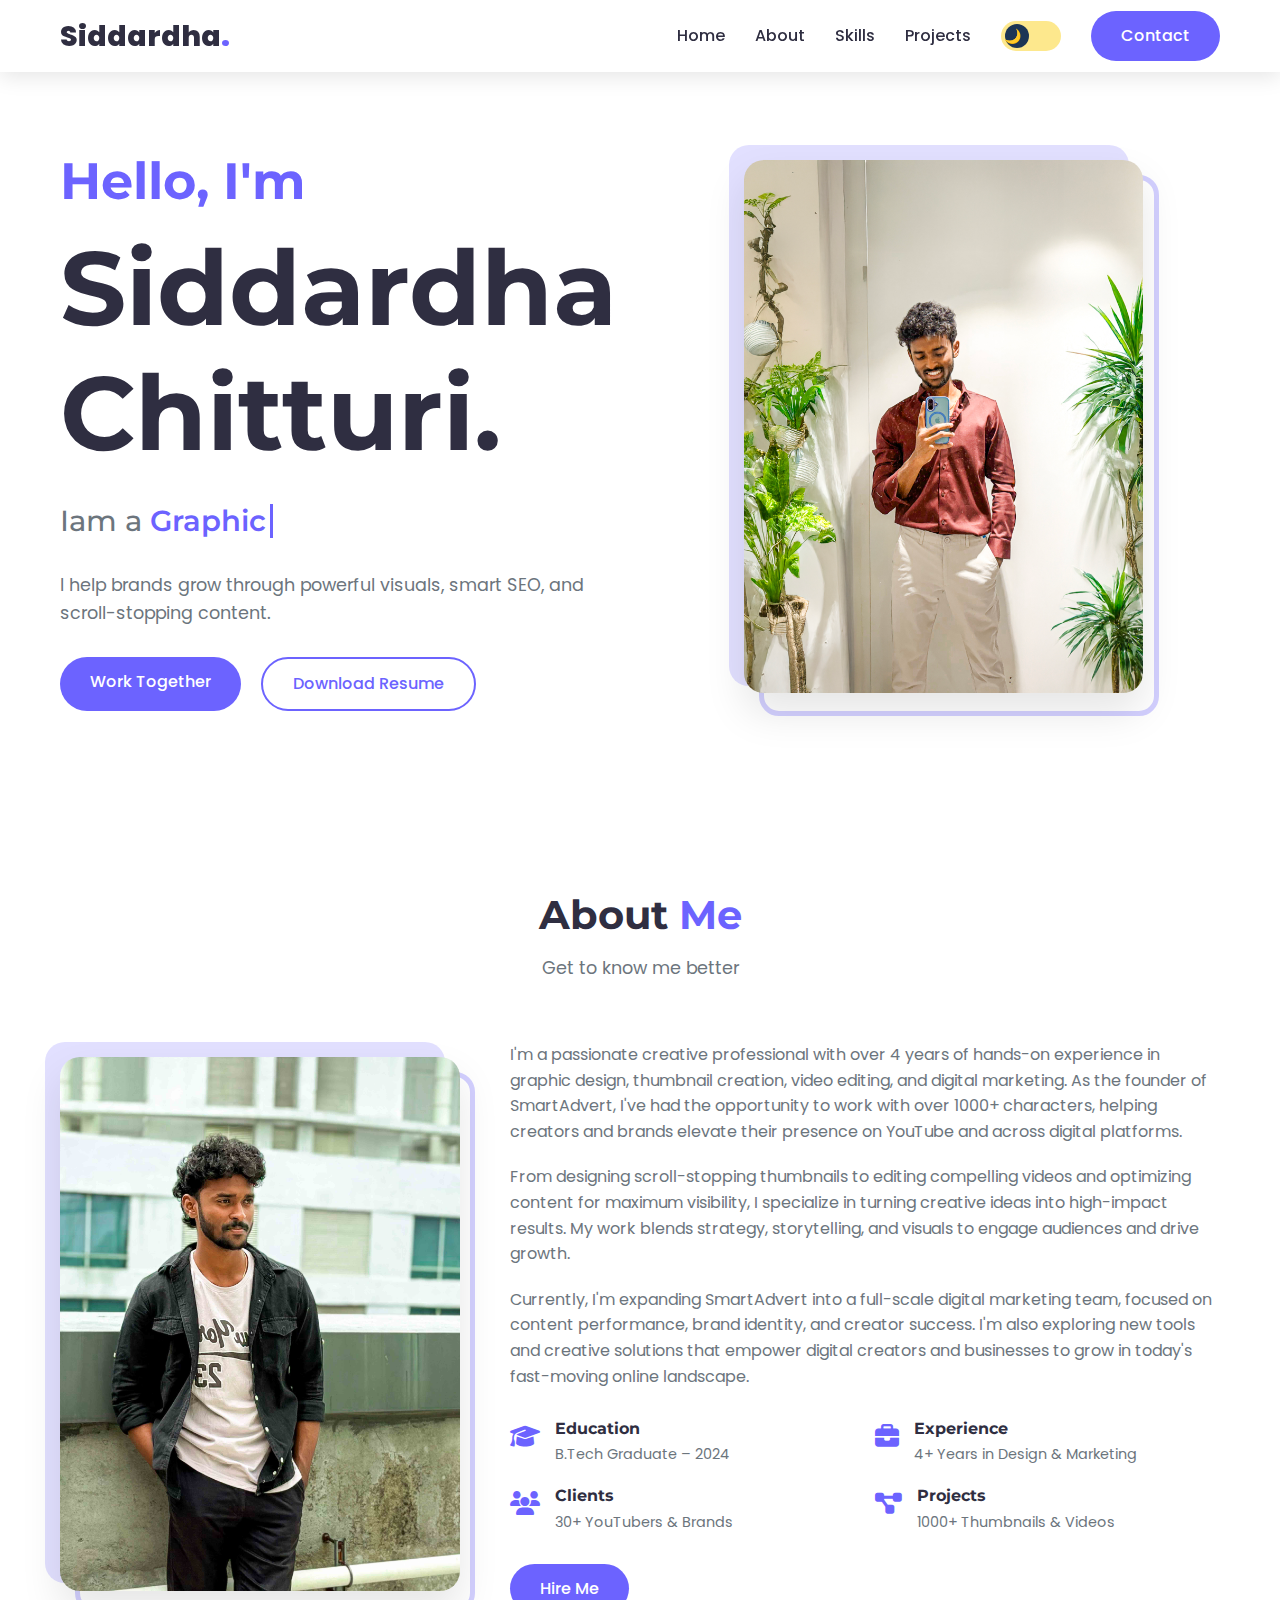
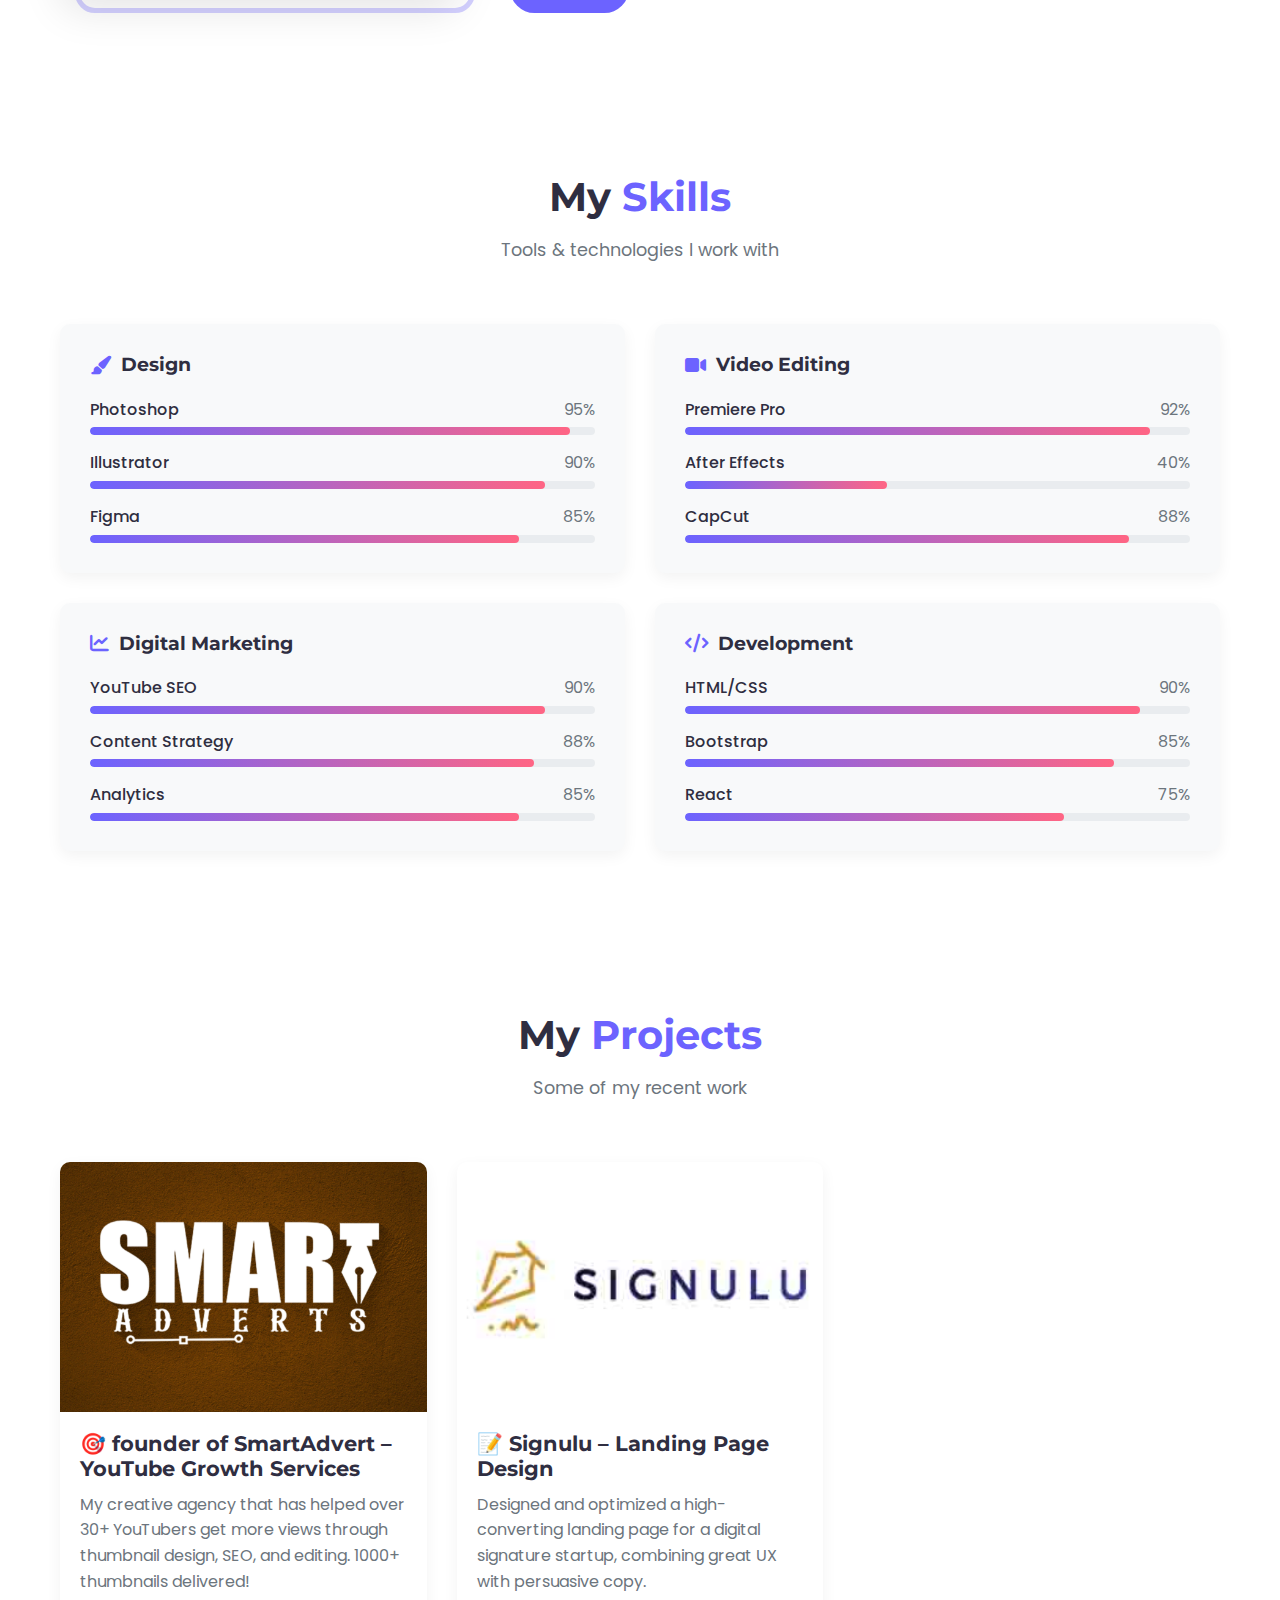
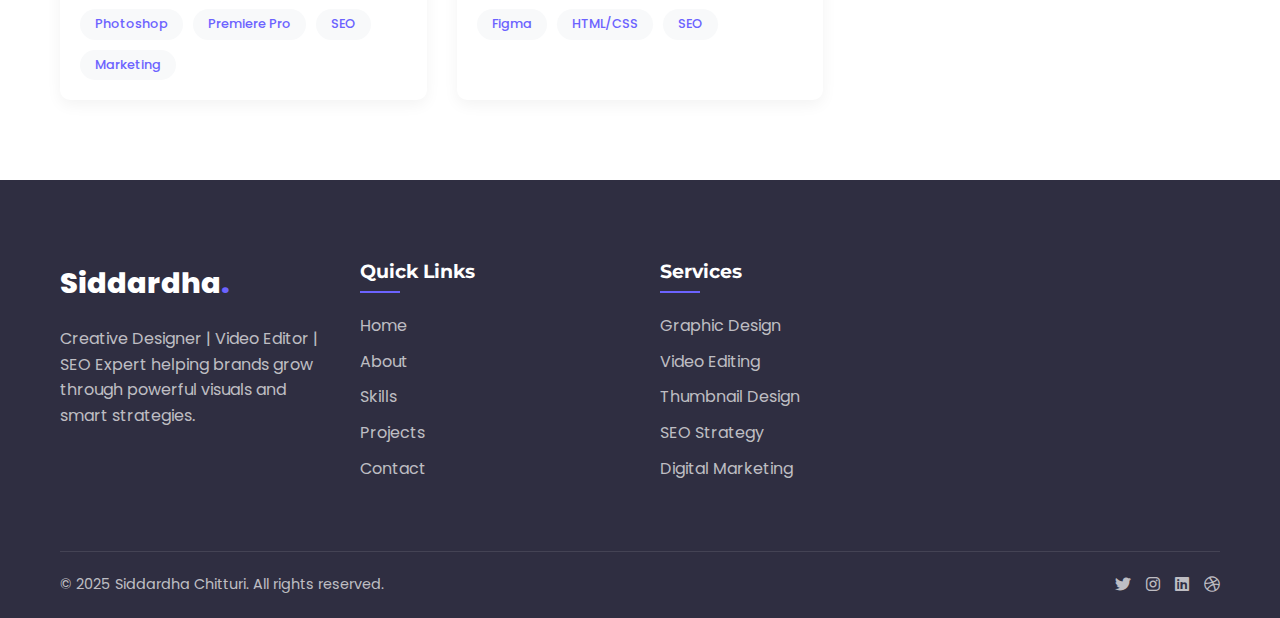
<file: index.html>
<!DOCTYPE html>
<html lang="en">

<head>
    <meta charset="UTF-8">
    <meta name="viewport" content="width=device-width, initial-scale=1.0">
    <title>Siddardha Chitturi </title>
    <link rel="stylesheet" href="https://cdnjs.cloudflare.com/ajax/libs/font-awesome/6.4.0/css/all.min.css">
    <link rel="stylesheet" href="styles.css">
    <link rel="preconnect" href="https://fonts.googleapis.com">
    <link rel="preconnect" href="https://fonts.gstatic.com" crossorigin>
    <link
        href="https://fonts.googleapis.com/css2?family=Poppins:wght@300;400;500;600;700&family=Montserrat:wght@700;800&display=swap"
        rel="stylesheet">
</head>

<body>
    <!-- Navigation -->
    <nav class="navbar">
        <div class="container">
            <a href="index.html" class="logo">Siddardha<span>.</span></a>
            <div class="nav-links">
                <a href="#home">Home</a>
                <a href="#about">About</a>
                <a href="#skills">Skills</a>
                <a href="#projects">Projects</a>
                <!-- <a href="#testimonials">Testimonials</a> -->
                <!-- Inside .nav-links or near it -->
                <!-- Theme Toggle Switch (inside navbar or next to nav-links) -->
                <div class="theme-toggle">
                    <input type="checkbox" id="toggle-checkbox" />
                    <label for="toggle-checkbox" class="toggle-label">
                        <span class="toggle-ball">
                            <span class="icon-moon">🌙</span>
                            <span class="icon-sun">☀️</span>
                        </span>
                    </label>
                </div>
                <a href="contact.html" class="btn btn-primary">Contact</a>
            </div>

            <button class="hamburger">
                <span></span>
                <span></span>
                <span></span>
            </button>
        </div>
    </nav>

    <!-- Mobile Menu -->
    <div class="mobile-menu">
        <a href="#home">Home</a>
        <a href="#about">About</a>
        <!-- <a href="#skills">Skills</a> -->
        <a href="#projects">Projects</a>
        <!-- <a href="#testimonials">Testimonials</a> -->
        <!-- Theme Toggle Switch (inside navbar or next to nav-links) -->
        <div class="theme-toggle">
            <input type="checkbox" id="toggle-checkbox" />
            <label for="toggle-checkbox" class="toggle-label">
                <span class="toggle-ball">
                    <span class="icon-moon">🌙</span>
                    <span class="icon-sun">☀️</span>
                </span>
            </label>
        </div>

        <a href="contact.html">Contact</a>
    </div>

    <!-- Hero Section -->
    <section class="hero" id="home">
        <div class="container">
            <div class="hero-content">
                <h4>Hello, I'm</h4>
                <h1>Siddardha Chitturi<span>.</span></h1>
                <h2 class="animated-text">Iam a&nbsp;
                    <span class="typed-text"></span>
                    <span class="cursor">&nbsp;</span>
                    

                </h2>

                <p>I help brands grow through powerful visuals, smart SEO, and scroll-stopping content.</p>
                <div class="hero-btns">
                    <a href="https://www.linkedin.com/in/siddardha-chitturi/" target="_blank" class="btn btn-primary">
                        work together
                    </a>
                    <a href="docs/Siddardha-Chitturi-Resume.pdf" download="Siddardha-Chitturi-Resume.pdf"
                        class="btn btn-secondary">Download Resume</a>
                </div>
            </div>
            <div class="hero-image">
                <div class="image-wrapper">
                    <img src="images/IMG_5681 (1).JPG" alt="Siddardha Chitturi" class="profile-img">
                    <div class="shape shape-1"></div>
                    <div class="shape shape-2"></div>
                </div>
            </div>
        </div>
    </section>

    <!-- About Section -->
    <section class="about" id="about">
        <div class="container">
            <div class="section-header">
                <h2>About <span>Me</span></h2>
                <p>Get to know me better</p>
            </div>
            <div class="about-content">
                <div class="image-wrapper">
                    <img src="images/IMG_7514.1.jpg" alt="Siddardha Chitturi" class="profile-img">
                    <div class="shape shape-1"></div>
                    <div class="shape shape-2"></div>
                </div>
                <div class="about-text">
                    <p>I'm a passionate creative professional with over 4 years of hands-on experience in graphic
                        design, thumbnail creation, video editing, and digital marketing. As the founder of SmartAdvert,
                        I've had the opportunity to work with over 1000+ characters, helping creators and brands elevate
                        their presence on YouTube and across digital platforms.</p>
                    <p>From designing scroll-stopping thumbnails to editing compelling videos and optimizing content for
                        maximum visibility, I specialize in turning creative ideas into high-impact results. My work
                        blends strategy, storytelling, and visuals to engage audiences and drive growth.</p>
                    <p>Currently, I'm expanding SmartAdvert into a full-scale digital marketing team, focused on content
                        performance, brand identity, and creator success. I'm also exploring new tools and creative
                        solutions that empower digital creators and businesses to grow in today's fast-moving online
                        landscape.</p>
                    <div class="about-details">
                        <div class="detail-item">
                            <i class="fas fa-graduation-cap"></i>
                            <div>
                                <h4>Education</h4>
                                <p>B.Tech Graduate – 2024</p>
                            </div>
                        </div>
                        <div class="detail-item">
                            <i class="fas fa-briefcase"></i>
                            <div>
                                <h4>Experience</h4>
                                <p>4+ Years in Design & Marketing</p>
                            </div>
                        </div>
                        <div class="detail-item">
                            <i class="fas fa-users"></i>
                            <div>
                                <h4>Clients</h4>
                                <p>30+ YouTubers & Brands</p>
                            </div>
                        </div>
                        <div class="detail-item">
                            <i class="fas fa-project-diagram"></i>
                            <div>
                                <h4>Projects</h4>
                                <p>1000+ Thumbnails & Videos</p>
                            </div>
                        </div>
                    </div>

                    <a href="#contact" class="btn btn-primary">Hire Me</a>
                </div>
            </div>
        </div>
    </section>

    <!-- Skills Section -->
    <section class="skills" id="skills">
        <div class="container">
            <div class="section-header">
                <h2>My <span>Skills</span></h2>
                <p>Tools & technologies I work with</p>
            </div>

            <div class="skills-container">
                <div class="skill-category">
                    <h3><i class="fas fa-paint-brush"></i> Design</h3>
                    <div class="skill-items">
                        <div class="skill-item">
                            <div class="skill-info">
                                <span>Photoshop</span>
                                <span>95%</span>
                            </div>
                            <div class="progress-bar">
                                <div class="progress" style="width: 95%"></div>
                            </div>
                        </div>
                        <div class="skill-item">
                            <div class="skill-info">
                                <span>Illustrator</span>
                                <span>90%</span>
                            </div>
                            <div class="progress-bar">
                                <div class="progress" style="width: 90%"></div>
                            </div>
                        </div>
                        <div class="skill-item">
                            <div class="skill-info">
                                <span>Figma</span>
                                <span>85%</span>
                            </div>
                            <div class="progress-bar">
                                <div class="progress" style="width: 85%"></div>
                            </div>
                        </div>
                    </div>
                </div>

                <div class="skill-category">
                    <h3><i class="fas fa-video"></i> Video Editing</h3>
                    <div class="skill-items">
                        <div class="skill-item">
                            <div class="skill-info">
                                <span>Premiere Pro</span>
                                <span>92%</span>
                            </div>
                            <div class="progress-bar">
                                <div class="progress" style="width: 92%"></div>
                            </div>
                        </div>
                        <div class="skill-item">
                            <div class="skill-info">
                                <span>After Effects</span>
                                <span>40%</span>
                            </div>
                            <div class="progress-bar">
                                <div class="progress" style="width: 40%"></div>
                            </div>
                        </div>
                        <div class="skill-item">
                            <div class="skill-info">
                                <span>CapCut</span>
                                <span>88%</span>
                            </div>
                            <div class="progress-bar">
                                <div class="progress" style="width: 88%"></div>
                            </div>
                        </div>
                    </div>
                </div>

                <div class="skill-category">
                    <h3><i class="fas fa-chart-line"></i> Digital Marketing</h3>
                    <div class="skill-items">
                        <div class="skill-item">
                            <div class="skill-info">
                                <span>YouTube SEO</span>
                                <span>90%</span>
                            </div>
                            <div class="progress-bar">
                                <div class="progress" style="width: 90%"></div>
                            </div>
                        </div>
                        <div class="skill-item">
                            <div class="skill-info">
                                <span>Content Strategy</span>
                                <span>88%</span>
                            </div>
                            <div class="progress-bar">
                                <div class="progress" style="width: 88%"></div>
                            </div>
                        </div>
                        <div class="skill-item">
                            <div class="skill-info">
                                <span>Analytics</span>
                                <span>85%</span>
                            </div>
                            <div class="progress-bar">
                                <div class="progress" style="width: 85%"></div>
                            </div>
                        </div>
                    </div>
                </div>

                <div class="skill-category">
                    <h3><i class="fas fa-code"></i> Development</h3>
                    <div class="skill-items">
                        <div class="skill-item">
                            <div class="skill-info">
                                <span>HTML/CSS</span>
                                <span>90%</span>
                            </div>
                            <div class="progress-bar">
                                <div class="progress" style="width: 90%"></div>
                            </div>
                        </div>
                        <div class="skill-item">
                            <div class="skill-info">
                                <span>Bootstrap</span>
                                <span>85%</span>
                            </div>
                            <div class="progress-bar">
                                <div class="progress" style="width: 85%"></div>
                            </div>
                        </div>
                        <div class="skill-item">
                            <div class="skill-info">
                                <span>React</span>
                                <span>75%</span>
                            </div>
                            <div class="progress-bar">
                                <div class="progress" style="width: 75%"></div>
                            </div>
                        </div>
                    </div>
                </div>
            </div>
        </div>
    </section>

    <!-- Projects Section -->
    <section class="projects" id="projects">
        <div class="container">
            <div class="section-header">
                <h2>My <span>Projects</span></h2>
                <p>Some of my recent work</p>
            </div>

            <div class="project-grid">
                <!-- SmartAdvert Project -->
                <div class="project-card">
                    <div class="project-image">
                        <img src="images/smartaDVERTS.jpg" alt="SmartAdvert">
                        <div class="project-links">
                            <a href="https://www.instagram.com/smartadverts_/" class="btn btn-primary">Insta Page</a>
                            <a href="#" class="btn btn-secondary">Learn More</a>
                        </div>
                    </div>
                    <div class="project-content">
                        <h3>🎯 founder of SmartAdvert – YouTube Growth Services</h3>
                        <p>My creative agency that has helped over 30+ YouTubers get more views through thumbnail
                            design, SEO, and editing. 1000+ thumbnails delivered!</p>
                        <div class="project-tech">
                            <span>Photoshop</span>
                            <span>Premiere Pro</span>
                            <span>SEO</span>
                            <span>Marketing</span>
                        </div>
                    </div>
                </div>

                <!-- ContentStudio Project -->
                <!-- <div class="project-card">
                    <div class="project-image">
                        <img src="https://via.placeholder.com/600x400" alt="ContentStudio">
                        <div class="project-links">
                            <a href="#" class="btn btn-primary">Showcase</a>
                            <a href="#" class="btn btn-secondary">Case Study</a>
                        </div>
                    </div>
                    <div class="project-content">
                        <h3>🎥 ContentStudio – Video Editing & Branding</h3>
                        <p>End-to-end video editing and branding support for content creators. Delivered reels, Shorts,
                            intros, and thumbnails — helping creators boost views and build strong brand identity.</p>
                        <div class="project-tech">
                            <span>Premiere Pro</span>
                            <span>Photoshop</span>
                            <span>Branding</span>
                            <span>Canva</span>
                        </div>
                    </div>
                </div> -->

                <!-- Signulu Project -->
                <div class="project-card">
                    <div class="project-image">
                        <img src="images/signulu logo.jpg" alt="Signulu">
                        <div class="project-links">
                            <a href="https://site.signulu.com/" class="btn btn-primary">View Project</a>
                        </div>
                    </div>
                    <div class="project-content">
                        <h3>📝 Signulu – Landing Page Design</h3>
                        <p>Designed and optimized a high-converting landing page for a digital signature startup,
                            combining great UX with persuasive copy.</p>
                        <div class="project-tech">
                            <span>Figma</span>
                            <span>HTML/CSS</span>
                            <span>SEO</span>
                        </div>
                    </div>
                </div>
            </div>
        </div>
    </section>


    <!-- Testimonials Section -->
    <!-- <section class="testimonials" id="testimonials">
        <div class="container">
            <div class="section-header">
                <h2>Client <span>Testimonials</span></h2>
                <p>What people say about my work</p>
            </div>
            
            <div class="testimonial-slider">
                <div class="testimonial-card active">
                    <div class="testimonial-content">
                        <div class="quote-icon">
                            <i class="fas fa-quote-left"></i>
                        </div>
                        <p>"Siddardha helped my YouTube channel go from 1k to 10k subscribers with just thumbnail optimization and editing — the best investment I made!"</p>
                        <div class="client-info">
                            <img src="https://via.placeholder.com/60" alt="Client">
                            <div>
                                <h4>TechVids</h4>
                                <span>YouTube Creator</span>
                            </div>
                        </div>
                    </div>
                </div>
                
                <div class="testimonial-card">
                    <div class="testimonial-content">
                        <div class="quote-icon">
                            <i class="fas fa-quote-left"></i>
                        </div>
                        <p>"His SEO and creative skills helped us launch a beautiful and effective landing page. He understands both design and conversion."</p>
                        <div class="client-info">
                            <img src="https://via.placeholder.com/60" alt="Client">
                            <div>
                                <h4>Signulu Project</h4>
                                <span>Startup Client</span>
                            </div>
                        </div>
                    </div>
                </div>
                
                <div class="testimonial-card">
                    <div class="testimonial-content">
                        <div class="quote-icon">
                            <i class="fas fa-quote-left"></i>
                        </div>
                        <p>"Working with Siddardha was a game-changer for our content strategy. His thumbnails consistently get higher CTR than our in-house designs."</p>
                        <div class="client-info">
                            <img src="https://via.placeholder.com/60" alt="Client">
                            <div>
                                <h4>Marketing Agency</h4>
                                <span>Creative Director</span>
                            </div>
                        </div>
                    </div>
                </div>
                
                <div class="slider-controls">
                    <button class="slider-prev"><i class="fas fa-chevron-left"></i></button>
                    <div class="slider-dots">
                        <span class="dot active"></span>
                        <span class="dot"></span>
                        <span class="dot"></span>
                    </div>
                    <button class="slider-next"><i class="fas fa-chevron-right"></i></button>
                </div>
            </div>
        </div>
    </section> -->

    <!-- Contact Section -->
    <!-- <section class="contact" id="contact">
        <div class="container">
            <div class="section-header">
                <h2>Get In <span>Touch</span></h2>
                <p>Let's work together</p>
            </div>

            <div class="contact-content">
                <div class="contact-info">
                    <h3>Contact Information</h3>
                    <p>I'm available for freelance design, editing, or digital strategy projects. Feel free to reach
                        out!</p>

                    <div class="info-item">
                        <i class="fas fa-envelope"></i>
                        <div>
                            <h4>Email</h4>
                            <a href="mailto:siddardhachitturi789@gmail.com">siddardhachitturi@gmail.com</a>
                        </div>
                    </div>

                    <div class="info-item">
                        <i class="fab fa-linkedin"></i>
                        <div>
                            <h4>LinkedIn</h4>
                            <a href="https://linkedin.com/in/siddardha-chitturi"
                                target="_blank">linkedin.com/in/siddardha-chitturi</a>
                        </div>
                    </div>

                    <div class="info-item">
                        <i class="fab fa-github"></i>
                        <div>
                            <h4>GitHub</h4>
                            <a href="https://github.com/Siddardha305" target="_blank">github.com/yourusername</a>
                        </div>
                    </div>

                    <div class="social-links">
                        <a href="#" target="_blank"><i class="fab fa-twitter"></i></a>
                        <a href="https://www.instagram.com/mr_siddardha/" target="_blank"><i
                                class="fab fa-instagram"></i></a>
                        <a href="#" target="_blank"><i class="fab fa-dribbble"></i></a>
                        <a href="#" target="_blank"><i class="fab fa-behance"></i></a>
                    </div>
                </div>

                <form class="contact-form">
                    <div class="form-group">
                        <input type="text" placeholder="Your Name" required>
                    </div>
                    <div class="form-group">
                        <input type="email" placeholder="Your Email" required>
                    </div>
                    <div class="form-group">
                        <input type="text" placeholder="Subject">
                    </div>
                    <div class="form-group">
                        <textarea placeholder="Your Message" required></textarea>
                    </div>
                    <button type="submit" class="btn btn-primary">Send Message</button>
                </form>
            </div>
        </div>
    </section> -->

    <!-- Footer -->
    <footer class="footer">
        <div class="container">
            <div class="footer-content">
                <div class="footer-about">
                    <a href="#" class="logo">Siddardha<span>.</span></a>
                    <p>Creative Designer | Video Editor | SEO Expert helping brands grow through powerful visuals and
                        smart strategies.</p>
                </div>

                <div class="footer-links">
                    <h3>Quick Links</h3>
                    <a href="#home">Home</a>
                    <a href="#about">About</a>
                    <a href="#skills">Skills</a>
                    <a href="#projects">Projects</a>
                    <a href="#contact">Contact</a>
                </div>

                <div class="footer-links">
                    <h3>Services</h3>
                    <a href="#">Graphic Design</a>
                    <a href="#">Video Editing</a>
                    <a href="#">Thumbnail Design</a>
                    <a href="#">SEO Strategy</a>
                    <a href="#">Digital Marketing</a>
                </div>

                <!-- <div class="footer-newsletter">
                    <h3>Newsletter</h3>
                    <p>Subscribe to get updates on my latest projects and design tips.</p>
                    <form>
                        <input type="email" placeholder="Your Email">
                        <button type="submit"><i class="fas fa-paper-plane"></i></button>
                    </form>
                </div> -->
            </div>

            <div class="footer-bottom">
                <p>&copy; 2025 Siddardha Chitturi. All rights reserved.</p>
                <div class="footer-social">
                    <a href="#"><i class="fab fa-twitter"></i></a>
                    <a href="#"><i class="fab fa-instagram"></i></a>
                    <a href="#"><i class="fab fa-linkedin"></i></a>
                    <a href="#"><i class="fab fa-dribbble"></i></a>
                </div>
            </div>
        </div>
    </footer>

    <!-- Back to Top Button -->
    <a href="#home" class="back-to-top">
        <i class="fas fa-arrow-up"></i>
    </a>

    <script src="script.js"></script>
    <script>
        // Typing Animation
        const typedTextSpan = document.querySelector(".typed-text");
        const cursorSpan = document.querySelector(".cursor");

        const textArray = ["Graphic Designer", "Web Developer", "SEO Expert"];
        const typingDelay = 80;
        const erasingDelay = 100;
        const newTextDelay = 200; // Delay between current and next text
        let textArrayIndex = 0;
        let charIndex = 0;

        function type() {
            if (charIndex < textArray[textArrayIndex].length) {
                if (!cursorSpan.classList.contains("typing")) cursorSpan.classList.add("typing");
                typedTextSpan.textContent += textArray[textArrayIndex].charAt(charIndex);
                charIndex++;
                setTimeout(type, typingDelay);
            }
            else {
                cursorSpan.classList.remove("typing");
                setTimeout(erase, newTextDelay);
            }
        }

        function erase() {
            if (charIndex > 0) {
                if (!cursorSpan.classList.contains("typing")) cursorSpan.classList.add("typing");
                typedTextSpan.textContent = textArray[textArrayIndex].substring(0, charIndex - 1);
                charIndex--;
                setTimeout(erase, erasingDelay);
            }
            else {
                cursorSpan.classList.remove("typing");
                textArrayIndex++;
                if (textArrayIndex >= textArray.length) textArrayIndex = 0;
                setTimeout(type, typingDelay + 1100);
            }
        }

        // Start the typing animation on page load
        document.addEventListener("DOMContentLoaded", function () {
            if (textArray.length) setTimeout(type, newTextDelay + 250);
        });
    </script>
    <script>
        // Theme Toggle Script
        const themeToggles = document.querySelectorAll('#toggle-checkbox');

        // Load theme from localStorage
        if (localStorage.getItem('theme') === 'dark') {
            document.body.classList.add('dark-theme');
            themeToggles.forEach(toggle => toggle.checked = true);
        }

        themeToggles.forEach(toggle => {
            toggle.addEventListener('change', function () {
                if (this.checked) {
                    document.body.classList.add('dark-theme');
                    localStorage.setItem('theme', 'dark');
                    themeToggles.forEach(t => t.checked = true);
                } else {
                    document.body.classList.remove('dark-theme');
                    localStorage.setItem('theme', 'light');
                    themeToggles.forEach(t => t.checked = false);
                }
            });
        });
    </script>
</body>

</html>
</file>
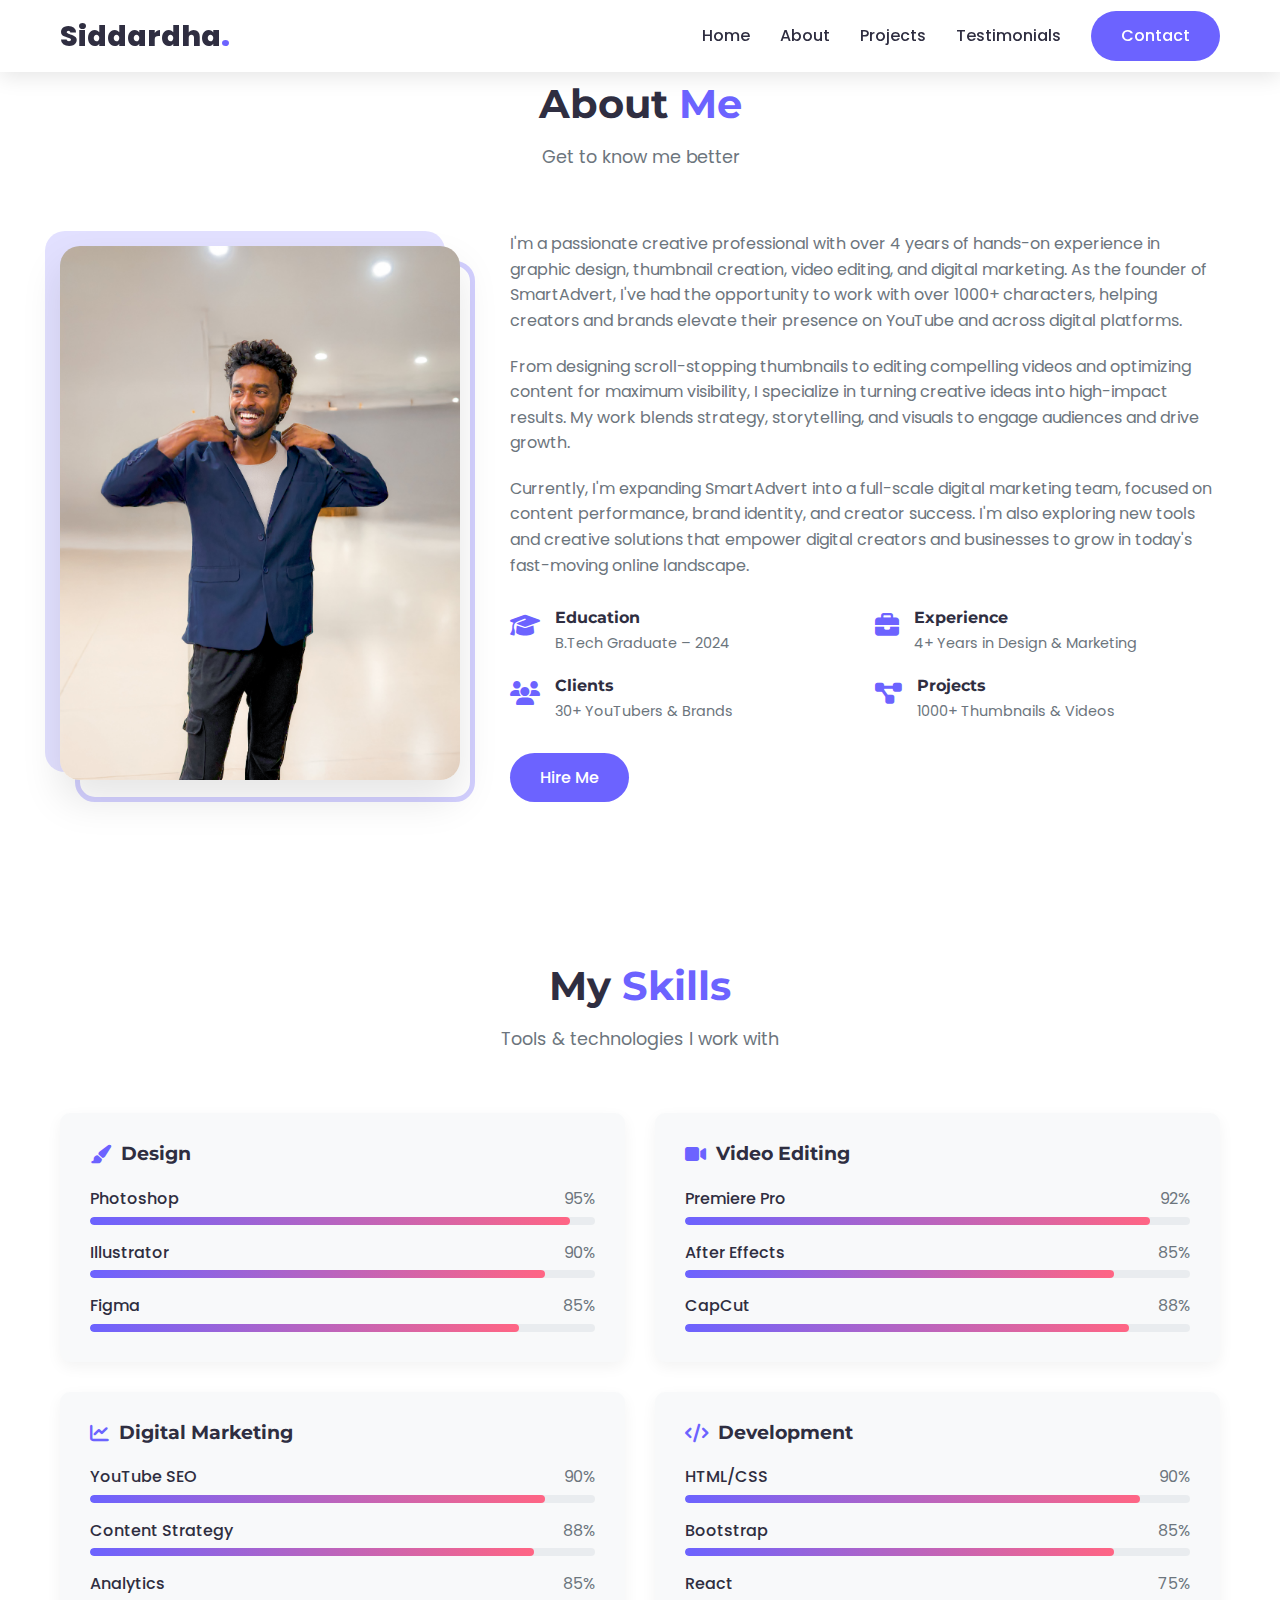
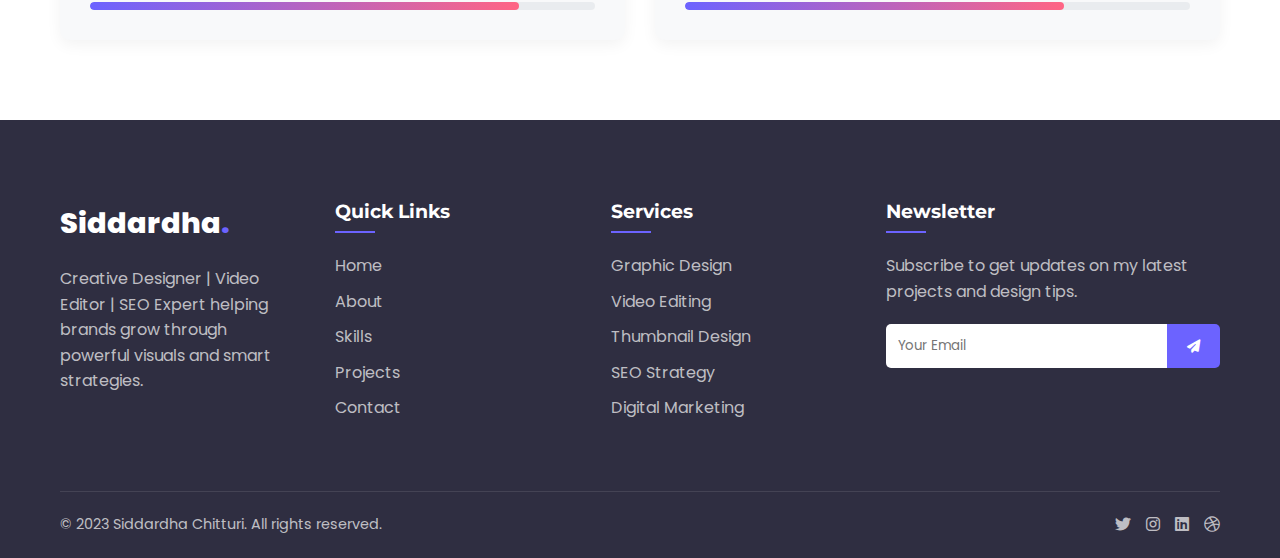
<file: about.html>
<!DOCTYPE html>
<html lang="en">
<head>
    <meta charset="UTF-8">
    <meta name="viewport" content="width=device-width, initial-scale=1.0">
    <title>Siddardha Chitturi | Creative Designer & SEO Expert</title>
    <link rel="stylesheet" href="https://cdnjs.cloudflare.com/ajax/libs/font-awesome/6.4.0/css/all.min.css">
    <link rel="stylesheet" href="styles.css">
    <link rel="preconnect" href="https://fonts.googleapis.com">
    <link rel="preconnect" href="https://fonts.gstatic.com" crossorigin>
    <link href="https://fonts.googleapis.com/css2?family=Poppins:wght@300;400;500;600;700&family=Montserrat:wght@700;800&display=swap" rel="stylesheet">
</head>
<body>
    <!-- Navigation -->
    <nav class="navbar">
        <div class="container">
            <a href="siddardha.html" class="logo">Siddardha<span>.</span></a>
            <div class="nav-links">
                <a href="#home">Home</a>
                <a href="about.html">About</a>
                <!-- <a href="#skills">Skills</a> -->
                <a href="#projects">Projects</a>
                <a href="#testimonials">Testimonials</a>
                <a href="#contact" class="btn btn-primary">Contact</a>
            </div>
            <button class="hamburger">
                <span></span>
                <span></span>
                <span></span>
            </button>
        </div>
    </nav>

    <!-- Mobile Menu -->
    <div class="mobile-menu">
        <a href="#home">Home</a>
        <a href="#about">About</a>
        <a href="#skills">Skills</a>
        <a href="#projects">Projects</a>
        <a href="#testimonials">Testimonials</a>
        <a href="#contact">Contact</a>
    </div>

    <!-- About Section -->
    <section class="about" id="about">
        <div class="container">
            <div class="section-header">
                <h2>About <span>Me</span></h2>
                <p>Get to know me better</p>
            </div>
            <div class="about-content">
                <div class="image-wrapper">
                    <img src="images/IMG_5884.JPG" alt="Siddardha Chitturi" class="profile-img">
                    <div class="shape shape-1"></div>
                    <div class="shape shape-2"></div>
                </div>
                <div class="about-text">
                    <p>I'm a passionate creative professional with over 4 years of hands-on experience in graphic design, thumbnail creation, video editing, and digital marketing. As the founder of SmartAdvert, I've had the opportunity to work with over 1000+ characters, helping creators and brands elevate their presence on YouTube and across digital platforms.</p>
                    <p>From designing scroll-stopping thumbnails to editing compelling videos and optimizing content for maximum visibility, I specialize in turning creative ideas into high-impact results. My work blends strategy, storytelling, and visuals to engage audiences and drive growth.</p>
                    <p>Currently, I'm expanding SmartAdvert into a full-scale digital marketing team, focused on content performance, brand identity, and creator success. I'm also exploring new tools and creative solutions that empower digital creators and businesses to grow in today's fast-moving online landscape.</p>
                    <div class="about-details">
                        <div class="detail-item">
                            <i class="fas fa-graduation-cap"></i>
                            <div>
                                <h4>Education</h4>
                                <p>B.Tech Graduate – 2024</p>
                            </div>
                        </div>
                        <div class="detail-item">
                            <i class="fas fa-briefcase"></i>
                            <div>
                                <h4>Experience</h4>
                                <p>4+ Years in Design & Marketing</p>
                            </div>
                        </div>
                        <div class="detail-item">
                            <i class="fas fa-users"></i>
                            <div>
                                <h4>Clients</h4>
                                <p>30+ YouTubers & Brands</p>
                            </div>
                        </div>
                        <div class="detail-item">
                            <i class="fas fa-project-diagram"></i>
                            <div>
                                <h4>Projects</h4>
                                <p>1000+ Thumbnails & Videos</p>
                            </div>
                        </div>
                    </div>
                    
                    <a href="#contact" class="btn btn-primary">Hire Me</a>
                </div>
            </div>
        </div>
    </section>

    <!-- Skills Section -->
    <section class="skills" id="skills">
        <div class="container">
            <div class="section-header">
                <h2>My <span>Skills</span></h2>
                <p>Tools & technologies I work with</p>
            </div>
            
            <div class="skills-container">
                <div class="skill-category">
                    <h3><i class="fas fa-paint-brush"></i> Design</h3>
                    <div class="skill-items">
                        <div class="skill-item">
                            <div class="skill-info">
                                <span>Photoshop</span>
                                <span>95%</span>
                            </div>
                            <div class="progress-bar">
                                <div class="progress" style="width: 95%"></div>
                            </div>
                        </div>
                        <div class="skill-item">
                            <div class="skill-info">
                                <span>Illustrator</span>
                                <span>90%</span>
                            </div>
                            <div class="progress-bar">
                                <div class="progress" style="width: 90%"></div>
                            </div>
                        </div>
                        <div class="skill-item">
                            <div class="skill-info">
                                <span>Figma</span>
                                <span>85%</span>
                            </div>
                            <div class="progress-bar">
                                <div class="progress" style="width: 85%"></div>
                            </div>
                        </div>
                    </div>
                </div>
                
                <div class="skill-category">
                    <h3><i class="fas fa-video"></i> Video Editing</h3>
                    <div class="skill-items">
                        <div class="skill-item">
                            <div class="skill-info">
                                <span>Premiere Pro</span>
                                <span>92%</span>
                            </div>
                            <div class="progress-bar">
                                <div class="progress" style="width: 92%"></div>
                            </div>
                        </div>
                        <div class="skill-item">
                            <div class="skill-info">
                                <span>After Effects</span>
                                <span>85%</span>
                            </div>
                            <div class="progress-bar">
                                <div class="progress" style="width: 85%"></div>
                            </div>
                        </div>
                        <div class="skill-item">
                            <div class="skill-info">
                                <span>CapCut</span>
                                <span>88%</span>
                            </div>
                            <div class="progress-bar">
                                <div class="progress" style="width: 88%"></div>
                            </div>
                        </div>
                    </div>
                </div>
                
                <div class="skill-category">
                    <h3><i class="fas fa-chart-line"></i> Digital Marketing</h3>
                    <div class="skill-items">
                        <div class="skill-item">
                            <div class="skill-info">
                                <span>YouTube SEO</span>
                                <span>90%</span>
                            </div>
                            <div class="progress-bar">
                                <div class="progress" style="width: 90%"></div>
                            </div>
                        </div>
                        <div class="skill-item">
                            <div class="skill-info">
                                <span>Content Strategy</span>
                                <span>88%</span>
                            </div>
                            <div class="progress-bar">
                                <div class="progress" style="width: 88%"></div>
                            </div>
                        </div>
                        <div class="skill-item">
                            <div class="skill-info">
                                <span>Analytics</span>
                                <span>85%</span>
                            </div>
                            <div class="progress-bar">
                                <div class="progress" style="width: 85%"></div>
                            </div>
                        </div>
                    </div>
                </div>
                
                <div class="skill-category">
                    <h3><i class="fas fa-code"></i> Development</h3>
                    <div class="skill-items">
                        <div class="skill-item">
                            <div class="skill-info">
                                <span>HTML/CSS</span>
                                <span>90%</span>
                            </div>
                            <div class="progress-bar">
                                <div class="progress" style="width: 90%"></div>
                            </div>
                        </div>
                        <div class="skill-item">
                            <div class="skill-info">
                                <span>Bootstrap</span>
                                <span>85%</span>
                            </div>
                            <div class="progress-bar">
                                <div class="progress" style="width: 85%"></div>
                            </div>
                        </div>
                        <div class="skill-item">
                            <div class="skill-info">
                                <span>React</span>
                                <span>75%</span>
                            </div>
                            <div class="progress-bar">
                                <div class="progress" style="width: 75%"></div>
                            </div>
                        </div>
                    </div>
                </div>
            </div>
        </div>
    </section>


    <!-- Footer -->
    <footer class="footer">
        <div class="container">
            <div class="footer-content">
                <div class="footer-about">
                    <a href="#" class="logo">Siddardha<span>.</span></a>
                    <p>Creative Designer | Video Editor | SEO Expert helping brands grow through powerful visuals and smart strategies.</p>
                </div>
                
                <div class="footer-links">
                    <h3>Quick Links</h3>
                    <a href="#home">Home</a>
                    <a href="#about">About</a>
                    <a href="#skills">Skills</a>
                    <a href="#projects">Projects</a>
                    <a href="#contact">Contact</a>
                </div>
                
                <div class="footer-links">
                    <h3>Services</h3>
                    <a href="#">Graphic Design</a>
                    <a href="#">Video Editing</a>
                    <a href="#">Thumbnail Design</a>
                    <a href="#">SEO Strategy</a>
                    <a href="#">Digital Marketing</a>
                </div>
                
                <div class="footer-newsletter">
                    <h3>Newsletter</h3>
                    <p>Subscribe to get updates on my latest projects and design tips.</p>
                    <form>
                        <input type="email" placeholder="Your Email">
                        <button type="submit"><i class="fas fa-paper-plane"></i></button>
                    </form>
                </div>
            </div>
            
            <div class="footer-bottom">
                <p>&copy; 2023 Siddardha Chitturi. All rights reserved.</p>
                <div class="footer-social">
                    <a href="#"><i class="fab fa-twitter"></i></a>
                    <a href="#"><i class="fab fa-instagram"></i></a>
                    <a href="#"><i class="fab fa-linkedin"></i></a>
                    <a href="#"><i class="fab fa-dribbble"></i></a>
                </div>
            </div>
        </div>
    </footer>

    <!-- Back to Top Button -->
    <a href="#home" class="back-to-top">
        <i class="fas fa-arrow-up"></i>
    </a>

    <script src="script.js"></script>
</body>
</html>
</file>
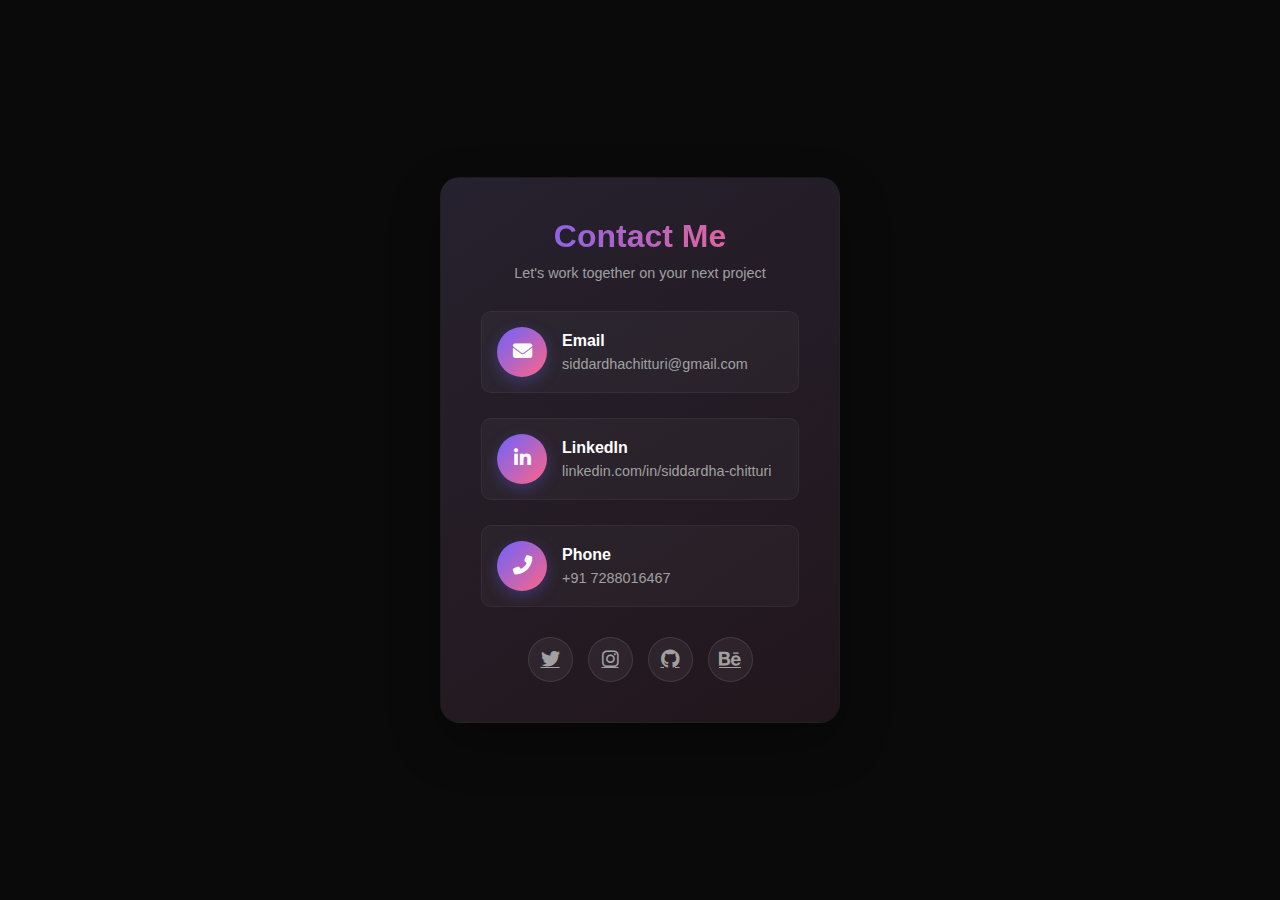
<file: contact.html>
<!DOCTYPE html>
<html lang="en">
<head>
    <meta charset="UTF-8">
    <meta name="viewport" content="width=device-width, initial-scale=1.0">
    <title> Contact </title>
    <link rel="stylesheet" href="https://cdnjs.cloudflare.com/ajax/libs/font-awesome/6.4.0/css/all.min.css">
    <style>
        :root {
            --primary: #6c63ff;
            --secondary: #ff6584;
            --dark: #0a0a0a;
            --light-dark: #1a1a1a;
            --gray: #a0a0a0;
            --white: #ffffff;
            --transition: all 0.4s cubic-bezier(0.25, 0.8, 0.25, 1);
        }

        * {
            margin: 0;
            padding: 0;
            box-sizing: border-box;
        }

        body {
            font-family: 'Poppins', sans-serif;
            background-color: var(--dark);
            display: flex;
            justify-content: center;
            align-items: center;
            min-height: 100vh;
            padding: 20px;
        }

        .contact-card {
            width: 100%;
            max-width: 400px;
            background: linear-gradient(145deg, #1a1a1a, #0d0d0d);
            border-radius: 20px;
            padding: 40px;
            box-shadow: 0 20px 50px rgba(0, 0, 0, 0.3);
            border: 1px solid rgba(255, 255, 255, 0.05);
            position: relative;
            overflow: hidden;
            transition: var(--transition);
            transform-style: preserve-3d;
            perspective: 1000px;
        }

        .contact-card::before {
            content: '';
            position: absolute;
            top: -50%;
            left: -50%;
            width: 200%;
            height: 200%;
            background: linear-gradient(
                to bottom right,
                rgba(108, 99, 255, 0.1),
                rgba(255, 101, 132, 0.1)
            );
            transform: rotate(30deg);
            transition: var(--transition);
            z-index: -1;
        }

        .contact-card:hover {
            transform: translateY(-10px) rotateX(5deg) rotateY(5deg);
            box-shadow: 0 30px 70px rgba(108, 99, 255, 0.2);
            border-color: rgba(108, 99, 255, 0.3);
        }

        .contact-card:hover::before {
            transform: rotate(45deg);
        }

        .card-header {
            text-align: center;
            margin-bottom: 30px;
            position: relative;
        }

        .card-header h2 {
            font-size: 2rem;
            color: var(--white);
            margin-bottom: 10px;
            background: linear-gradient(90deg, var(--primary), var(--secondary));
            -webkit-background-clip: text;
            background-clip: text;
            color: transparent;
        }

        .card-header p {
            color: var(--gray);
            font-size: 0.9rem;
        }

        .contact-method {
            display: flex;
            align-items: center;
            margin-bottom: 25px;
            padding: 15px;
            border-radius: 10px;
            background: rgba(255, 255, 255, 0.03);
            border: 1px solid rgba(255, 255, 255, 0.05);
            transition: var(--transition);
            cursor: pointer;
        }

        .contact-method:hover {
            background: rgba(108, 99, 255, 0.05);
            border-color: rgba(108, 99, 255, 0.2);
            transform: translateX(10px);
        }

        .contact-icon {
            width: 50px;
            height: 50px;
            border-radius: 50%;
            background: linear-gradient(135deg, var(--primary), var(--secondary));
            display: flex;
            align-items: center;
            justify-content: center;
            margin-right: 15px;
            color: var(--white);
            font-size: 1.2rem;
            flex-shrink: 0;
            box-shadow: 0 5px 15px rgba(108, 99, 255, 0.3);
        }

        .contact-info h3 {
            font-size: 1rem;
            color: var(--white);
            margin-bottom: 5px;
        }

        .contact-info a, .contact-info span {
            color: var(--gray);
            font-size: 0.9rem;
            text-decoration: none;
            transition: var(--transition);
        }

        .contact-info a:hover {
            color: var(--primary);
        }

        .social-links {
            display: flex;
            justify-content: center;
            gap: 15px;
            margin-top: 30px;
        }

        .social-links a {
            width: 45px;
            height: 45px;
            border-radius: 50%;
            background: rgba(255, 255, 255, 0.05);
            display: flex;
            align-items: center;
            justify-content: center;
            color: var(--gray);
            font-size: 1.2rem;
            transition: var(--transition);
            border: 1px solid rgba(255, 255, 255, 0.1);
        }

        .social-links a:hover {
            background: var(--primary);
            color: var(--white);
            transform: translateY(-5px) scale(1.1);
            box-shadow: 0 10px 20px rgba(108, 99, 255, 0.3);
        }

        /* Animation classes */
        .fade-in {
            animation: fadeIn 1s ease forwards;
        }

        .slide-up {
            animation: slideUp 0.8s ease forwards;
        }

        .delay-1 {
            animation-delay: 0.2s;
        }

        .delay-2 {
            animation-delay: 0.4s;
        }

        .delay-3 {
            animation-delay: 0.6s;
        }

        @keyframes fadeIn {
            from { opacity: 0; }
            to { opacity: 1; }
        }

        @keyframes slideUp {
            from { 
                opacity: 0;
                transform: translateY(30px);
            }
            to { 
                opacity: 1;
                transform: translateY(0);
            }
        }
    </style>
</head>
<body>
    <div class="contact-card">
        <div class="card-header fade-in">
            <h2>Contact Me</h2>
            <p>Let's work together on your next project</p>
        </div>
        
        <div class="contact-method slide-up">
            <div class="contact-icon">
                <i class="fas fa-envelope"></i>
            </div>
            <div class="contact-info">
                <h3>Email</h3>
                <a href="mailto:siddardhachitturi789@gmail.com">siddardhachitturi@gmail.com</a>
            </div>
        </div>
        
        <div class="contact-method slide-up delay-1">
            <div class="contact-icon">
                <i class="fab fa-linkedin-in"></i>
            </div>
            <div class="contact-info">
                <h3>LinkedIn</h3>
                <a href="https://linkedin.com/in/siddardha-chitturi" target="_blank">linkedin.com/in/siddardha-chitturi</a>
            </div>
        </div>
        
        <div class="contact-method slide-up delay-2">
            <div class="contact-icon">
                <i class="fas fa-phone-alt"></i>
            </div>
            <div class="contact-info">
                <h3>Phone</h3>
                <span>+91 7288016467</span>
            </div>
        </div>
        
        <div class="social-links">
            <a href="#" target="_blank" class="slide-up delay-3"><i class="fab fa-twitter"></i></a>
            <a href="https://www.instagram.com/mr_siddardha/" target="_blank" class="slide-up delay-3"><i class="fab fa-instagram"></i></a>
            <a href="https://github.com/Siddardha305" target="_blank" class="slide-up delay-3"><i class="fab fa-github"></i></a>
            <a href="https://www.behance.net/siddardchittur" target="_blank" class="slide-up delay-3"><i class="fab fa-behance"></i></a>
        </div>
    </div>

    <script>
        // Add click animation to contact methods
        document.querySelectorAll('.contact-method').forEach(method => {
            method.addEventListener('click', function() {
                this.style.transform = 'scale(0.95)';
                setTimeout(() => {
                    this.style.transform = '';
                }, 200);
                
                // If it contains a link, follow it
                const link = this.querySelector('a');
                if (link) {
                    window.open(link.href, link.target || '_self');
                }
            });
        });
    </script>
</body>
</html>
</file>
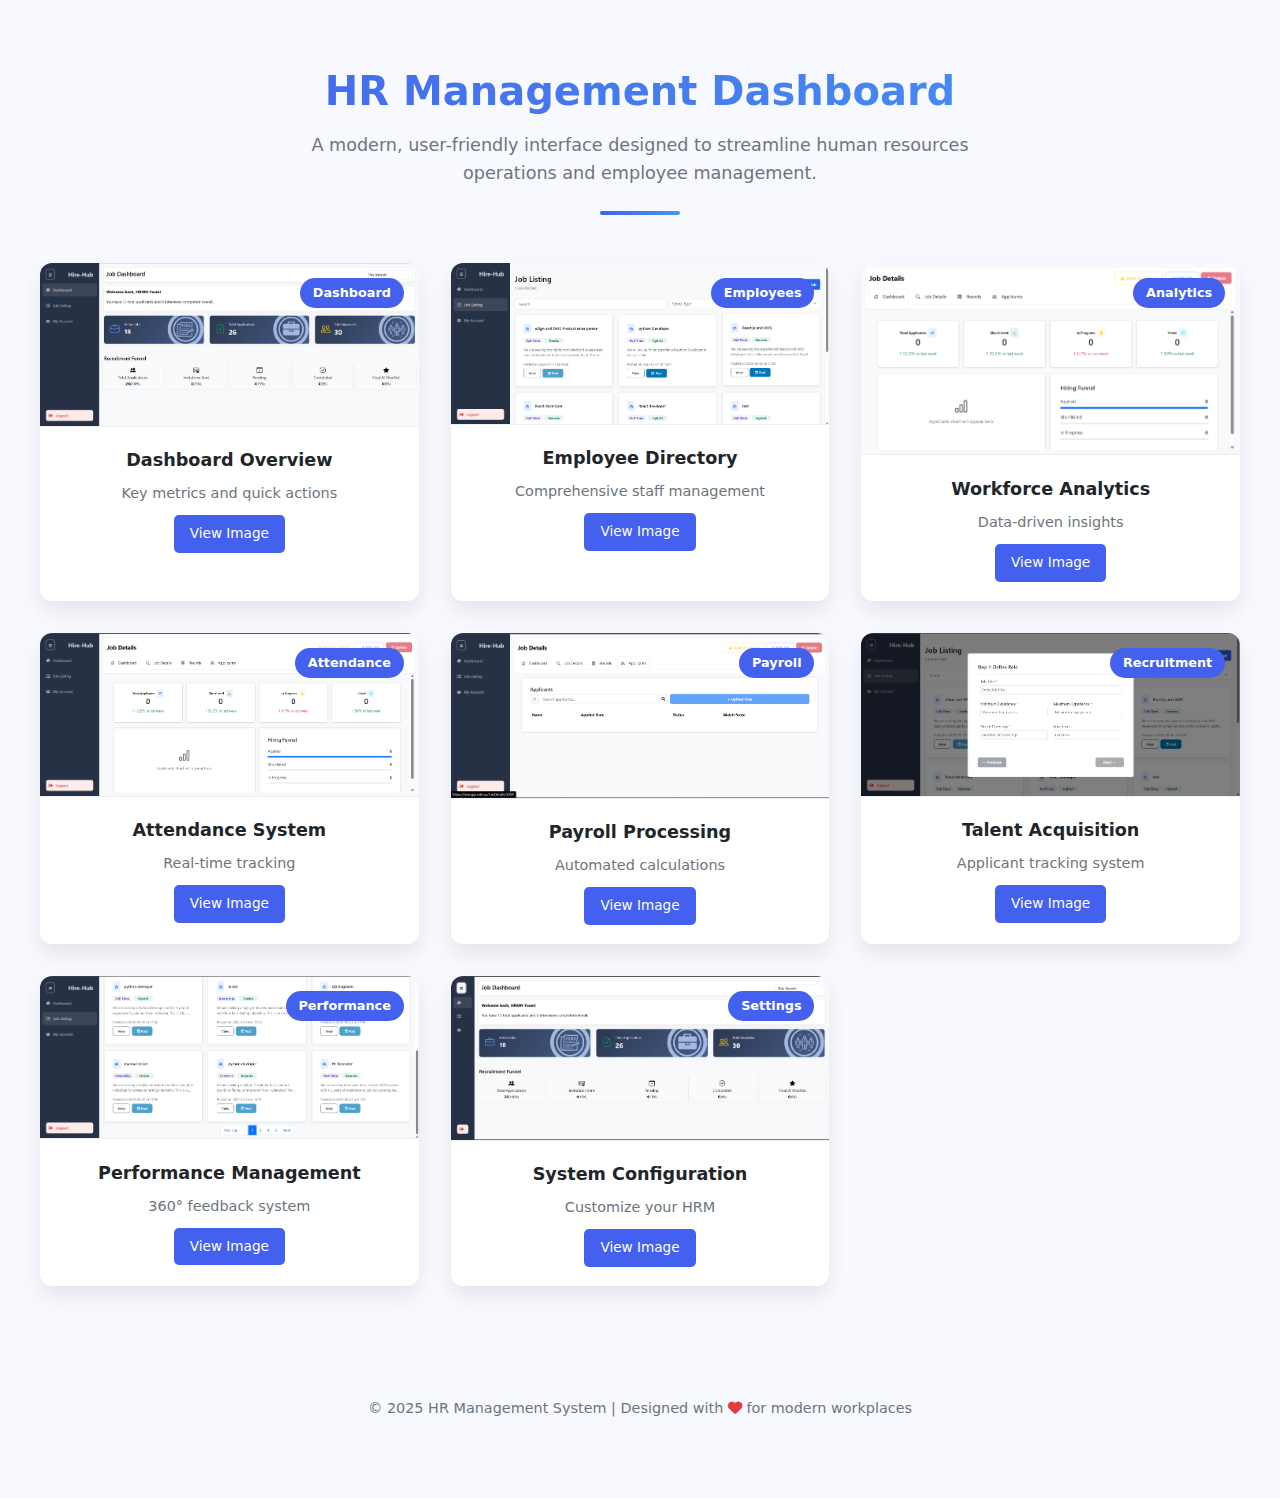
<file: hrm.html>
<!DOCTYPE html>
<html lang="en">

<head>
    <meta charset="UTF-8">
    <meta name="viewport" content="width=device-width, initial-scale=1.0">
    <title>HRM Project Showcase | Modern Dashboard UI</title>
    <link rel="stylesheet" href="https://cdnjs.cloudflare.com/ajax/libs/font-awesome/6.4.0/css/all.min.css">
    <style>
        :root {
            --primary: #4361ee;
            --secondary: #3f37c9;
            --accent: #4895ef;
            --light: #f8f9ff;
            --dark: #212529;
            --gray: #6c757d;
            --success: #4cc9f0;
        }

        body {
            font-family: 'Segoe UI', system-ui, -apple-system, sans-serif;
            margin: 0;
            padding: 0;
            background-color: var(--light);
            color: var(--dark);
            line-height: 1.6;
        }

        .container {
            max-width: 1200px;
            margin: 0 auto;
            padding: 2rem 1.5rem;
        }

        header {
            text-align: center;
            margin-bottom: 3rem;
            position: relative;
        }

        header::after {
            content: '';
            display: block;
            width: 80px;
            height: 4px;
            background: linear-gradient(to right, var(--primary), var(--accent));
            margin: 1.5rem auto 0;
            border-radius: 2px;
        }

        h1 {
            font-size: 2.5rem;
            font-weight: 700;
            margin-bottom: 0.5rem;
            background: linear-gradient(to right, var(--primary), var(--accent));
            -webkit-background-clip: text;
            background-clip: text;
            color: transparent;
        }

        .subtitle {
            color: var(--gray);
            font-size: 1.1rem;
            max-width: 700px;
            margin: 0 auto;
        }

        .gallery {
            display: grid;
            grid-template-columns: repeat(auto-fit, minmax(320px, 1fr));
            gap: 2rem;
        }

        .gallery-item {
            position: relative;
            border-radius: 12px;
            overflow: hidden;
            box-shadow: 0 10px 20px rgba(0, 0, 0, 0.08);
            transition: transform 0.3s ease, box-shadow 0.3s ease;
            background: white;
        }

        /* < !-- Button styling --> */
        .btn-view {
            display: inline-block;
            margin-top: 10px;
            padding: 0.5rem 1rem;
            background-color: var(--primary);
            color: white;
            text-decoration: none;
            border-radius: 5px;
            font-size: 0.85rem;
            transition: background 0.3s ease;
        }

        .btn-view:hover {
            background-color: var(--secondary);
        }

        .gallery-item:hover {
            transform: translateY(-5px);
            box-shadow: 0 15px 30px rgba(0, 0, 0, 0.12);
        }

        .gallery-item img {
            width: 100%;
            height: auto;
            display: block;
            border-bottom: 1px solid #eee;
        }

        .gallery-caption {
            padding: 1.2rem;
            text-align: center;
        }

        .gallery-caption h3 {
            margin: 0 0 0.5rem;
            color: var(--dark);
            font-size: 1.1rem;
        }

        .gallery-caption p {
            margin: 0;
            color: var(--gray);
            font-size: 0.9rem;
        }

        .badge {
            position: absolute;
            top: 15px;
            right: 15px;
            background-color: var(--primary);
            color: white;
            padding: 0.3rem 0.8rem;
            border-radius: 20px;
            font-size: 0.8rem;
            font-weight: 600;
        }

        footer {
            text-align: center;
            margin-top: 4rem;
            padding: 2rem 0;
            color: var(--gray);
            font-size: 0.9rem;
        }

        @media (max-width: 768px) {
            h1 {
                font-size: 2rem;
            }

            .gallery {
                grid-template-columns: 1fr;
            }
        }
    </style>
</head>
<!-- Same <head> as before -->
<!-- Only showing changes in <body> section for brevity -->

<body>
    <div class="container">
        <header>
            <h1>HR Management Dashboard</h1>
            <p class="subtitle">A modern, user-friendly interface designed to streamline human resources operations and
                employee management.</p>
        </header>

        <div class="gallery">
            <div class="gallery-item">
                <span class="badge">Dashboard</span>
                <img src="images/hrm1.png" alt="HRM Dashboard Overview" />
                <div class="gallery-caption">
                    <h3>Dashboard Overview</h3>
                    <p>Key metrics and quick actions</p>
                    <a href="images/hrm1.png" target="_blank" class="btn btn-view">View Image</a>
                </div>
            </div>

            <div class="gallery-item">
                <span class="badge">Employees</span>
                <img src="images/hrm2.png" alt="Employee Management" />
                <div class="gallery-caption">
                    <h3>Employee Directory</h3>
                    <p>Comprehensive staff management</p>
                    <a href="images/hrm2.png" target="_blank" class="btn btn-view">View Image</a>
                </div>
            </div>

            <div class="gallery-item">
                <span class="badge">Analytics</span>
                <img src="images/hrm3.png" alt="HR Analytics" />
                <div class="gallery-caption">
                    <h3>Workforce Analytics</h3>
                    <p>Data-driven insights</p>
                    <a href="images/hrm3.png"target="_blank" class="btn btn-view">View Image</a>
                </div>
            </div>

            <div class="gallery-item">
                <span class="badge">Attendance</span>
                <img src="images/hrm4.png" alt="Attendance Tracking" />
                <div class="gallery-caption">
                    <h3>Attendance System</h3>
                    <p>Real-time tracking</p>
                    <a href="images/hrm4.png" target="_blank" class="btn btn-view">View Image</a>
                </div>
            </div>

            <div class="gallery-item">
                <span class="badge">Payroll</span>
                <img src="images/hrm5.png" alt="Payroll Management" />
                <div class="gallery-caption">
                    <h3>Payroll Processing</h3>
                    <p>Automated calculations</p>
                    <a href="images/hrm5.png"target="_blank" class="btn btn-view">View Image</a>
                </div>
            </div>

            <div class="gallery-item">
                <span class="badge">Recruitment</span>
                <img src="images/hrm6.png" alt="Recruitment Module" />
                <div class="gallery-caption">
                    <h3>Talent Acquisition</h3>
                    <p>Applicant tracking system</p>
                    <a href="images/hrm6.png" target="_blank" class="btn btn-view">View Image</a>
                </div>
            </div>

            <div class="gallery-item">
                <span class="badge">Performance</span>
                <img src="images/hrm7.png" alt="Performance Reviews" />
                <div class="gallery-caption">
                    <h3>Performance Management</h3>
                    <p>360° feedback system</p>
                    <a href="images/hrm7.png" target="_blank" class="btn btn-view">View Image</a>
                </div>
            </div>

            <div class="gallery-item">
                <span class="badge">Settings</span>
                <img src="images/hrm8.png" alt="System Configuration" />
                <div class="gallery-caption">
                    <h3>System Configuration</h3>
                    <p>Customize your HRM</p>
                    <a href="images/hrm8.png" target="_blank" class="btn btn-view">View Image</a>
                </div>
            </div>
        </div>

        <footer>
            <p>© 2025 HR Management System | Designed with <i class="fas fa-heart" style="color: #e63946;"></i> for
                modern workplaces</p>
        </footer>
    </div>


</body>

</html>
</file>
<file: styles.css>
/* Global Styles */
:root {
    --primary-color: #6c63ff;
    --primary-dark: #564fd8;
    --secondary-color: #ff6584;
    --dark-color: #2f2e41;
    --light-color: #f8f9fa;
    --gray-color: #6c757d;
    --light-gray: #e9ecef;
    --white: #ffffff;
    --black: #000000;
    --transition: all 0.3s ease;
}
 
* {
    margin: 0;
    padding: 0;
    box-sizing: border-box;
}
/* Typing Animation Styles */
.animated-text {
    font-size: 1.8rem;
    font-weight: 500;
    margin-bottom: 20px;
    color: var(--gray-color);
    min-height: 60px; /* Adjust based on your text size */
    display: flex;
    align-items: center;
}

.typed-text {
    color: var(--primary-color);
}

.cursor {
    display: inline-block;
    width: 3px;
    margin-left: 4px;
    background-color: var(--primary-color);
    animation: blink 1s infinite;
}

.cursor.typing {
    animation: none;
}

/* Dark Mode Styles */

.theme-toggle {
  display: flex;
  align-items: center;
  justify-content: center;
}

.toggle-label {
  width: 60px;
  height: 30px;
  background-color: #fde88d; /* Light background */
  border-radius: 50px;
  display: flex;
  align-items: center;
  padding: 4px;
  position: relative;
  cursor: pointer;
  transition: background-color 0.3s ease;
}

.toggle-label .toggle-ball {
  width: 24px;
  height: 24px;
  background-color: #1c3555; /* Dark navy moon bg */
  border-radius: 50%;
  position: absolute;
  left: 4px;
  top: 3px;
  display: flex;
  align-items: center;
  justify-content: center;
  transition: all 0.3s ease;
}

.icon-sun,
.icon-moon {
  font-size: 14px;
  color: #fff;
  position: absolute;
  transition: opacity 0.3s ease;
}

.icon-sun {
  left: 8px;
  opacity: 0;
}

.icon-moon {
  right: 8px;
  opacity: 1;
}

#toggle-checkbox {
  display: none;
}

#toggle-checkbox:checked + .toggle-label {
  background-color: #1c3555;
}

#toggle-checkbox:checked + .toggle-label .toggle-ball {
  transform: translateX(30px);
  background-color: #f9c51c; /* Yellow sun bg */
}

#toggle-checkbox:checked + .toggle-label .icon-sun {
  opacity: 1;
}

#toggle-checkbox:checked + .toggle-label .icon-moon {
  opacity: 0;
}

/* DARK MODE SETTING END  */


@keyframes blink {
    0% { opacity: 1; }
    50% { opacity: 0; }
    100% { opacity: 1; }
}
html {
    scroll-behavior: smooth;
}

body {
    font-family: 'Poppins', sans-serif;
    color: var(--dark-color);
    line-height: 1.6;
    background-color: var(--white);
    overflow-x: hidden;
}

h1, h2, h3, h4 {
    font-family: 'Montserrat', sans-serif;
    font-weight: 700;
    line-height: 1.2;
}

a {
    text-decoration: none;
    color: inherit;
}

ul {
    list-style: none;
}

img {
    max-width: 100%;
    height: auto;
}

.container {
    width: 100%;
    max-width: 1200px;
    margin: 0 auto;
    padding: 0 20px;
}

section {
    padding: 80px 0;
}

.section-header {
    text-align: center;
    margin-bottom: 60px;
}

.section-header h2 {
    font-size: 2.5rem;
    margin-bottom: 15px;
    color: var(--dark-color);
}

.section-header h2 span {
    color: var(--primary-color);
}

.section-header p {
    color: var(--gray-color);
    font-size: 1.1rem;
}

.btn {
    display: inline-block;
    padding: 12px 30px;
    border-radius: 50px;
    font-weight: 500;
    text-transform: capitalize;
    transition: var(--transition);
    font-size: 1rem;
    border: none;
    cursor: pointer;
}

.btn-primary {
    background-color: var(--primary-color);
    color: var(--white);
}

.btn-primary:hover {
    background-color: var(--primary-dark);
    transform: translateY(-3px);
    box-shadow: 0 10px 20px rgba(108, 99, 255, 0.2);
}

.btn-secondary {
    background-color: transparent;
    color: var(--primary-color);
    border: 2px solid var(--primary-color);
}

.btn-secondary:hover {
    background-color: var(--primary-color);
    color: var(--white);
    transform: translateY(-3px);
    box-shadow: 0 10px 20px rgba(108, 99, 255, 0.2);
}

/* Navigation */
.navbar {
    position: fixed;
    top: 0;
    left: 0;
    width: 100%;
    padding: 11px 0;
    z-index: 10;
    transition: var(--transition);
    background-color: rgba(255, 255, 255, 0.9);
    box-shadow: 0 5px 20px rgba(0, 0, 0, 0.1);
}

.navbar.scrolled {
    padding: 15px 0;
    background-color: rgba(255, 255, 255, 0.98);
    box-shadow: 0 5px 20px rgba(0, 0, 0, 0.1);
}

.navbar .container {
    display: flex;
    justify-content: space-between;
    align-items: center;
}

.logo {
    font-size: 1.8rem;
    font-weight: 800;
    color: var(--dark-color);
}

.logo span {
    color: var(--primary-color);
}

.nav-links {
    display: flex;
    align-items: center;
    gap: 30px;
}

.nav-links a {
    font-weight: 500;
    position: relative;
    transition: var(--transition);
}

.nav-links a::after {
    content: '';
    position: absolute;
    bottom: -5px;
    left: 0;
    width: 0;
    height: 2px;
    background-color: var(--primary-color);
    transition: var(--transition);
}

.nav-links a:hover::after {
    width: 100%;
}

.nav-links a:hover {
    color: var(--primary-color);
}

.hamburger {
    display: none;
    cursor: pointer;
    background: none;
    border: none;
    padding: 10px;
}

.hamburger span {
    display: block;
    width: 25px;
    height: 3px;
    background-color: var(--dark-color);
    margin: 5px 0;
    transition: var(--transition);
}

.mobile-menu {
    position: fixed;
    top: 80px;
    left: 0;
    width: 100%;
    background-color: var(--white);
    padding: 20px;
    box-shadow: 0 10px 20px rgba(0, 0, 0, 0.1);
    transform: translateY(-150%);
    transition: var(--transition);
    z-index: 998;
    display: flex;
    flex-direction: column;
    gap: 15px;
}

.mobile-menu.active {
    transform: translateY(0);
}

/* Hero Section */
.hero {
    padding: 150px 0 100px;
    /* background: linear-gradient(135deg, #f5f7fa 0%, #e4e8f0 100%); */
}

.hero .container {
    display: flex;
    align-items: center;
    justify-content: space-between;
    gap: 50px;
}

.hero-content {
    flex: 1;
}

.hero-content h4 {
    font-size: 3.2rem;
    color: var(--primary-color);
    margin-bottom: 15px;
}

.hero-content h1 {
    font-size: 6.5rem;
    margin-bottom: 15px;
    color: var(--dark-color);
}

.hero-content h2 {
    font-size: 1.8rem;
    font-weight: 500;
    margin-bottom: 20px;
    color: var(--gray-color);
}

.hero-content h2 span {
    color: var(--primary-color);
    font-weight: 600;
}

.hero-content p {
    font-size: 1.1rem;
    margin-bottom: 30px;
    color: var(--gray-color);
}

.hero-btns {
    display: flex;
    gap: 20px;
}

.hero-image {
    flex: 1;
    position: relative;
}

.image-wrapper {
    position: relative;
    width: 100%;
    max-width: 400px;
    margin: 0 auto;
}

.profile-img {
    border-radius: 20px;
    z-index: 2;
    position: relative;
    box-shadow: 0 20px 40px rgba(0, 0, 0, 0.1);
}

.shape {
    position: absolute;
    border-radius: 20px;
    z-index: 1;
}

.shape-1 {
    width: 100%;
    height: 100%;
    background-color: var(--primary-color);
    top: -15px;
    left: -15px;
    opacity: 0.2;
}

.shape-2 {
    width: 100%;
    height: 100%;
    border: 5px solid var(--primary-color);
    top: 15px;
    left: 15px;
    opacity: 0.3;
}

/* About Section */
.about-content {
    display: flex;
    align-items: center;
    gap: 50px;
}

.about-image {
    flex: 1;
}

.about-image img {
    border-radius: 20px;
    box-shadow: 0 20px 40px rgba(0, 0, 0, 0.1);
}

.about-text {
    flex: 1;
}

.about-text p {
    margin-bottom: 20px;
    color: var(--gray-color);
}

.about-details {
    display: grid;
    grid-template-columns: repeat(2, 1fr);
    gap: 20px;
    margin: 30px 0;
}

.detail-item {
    display: flex;
    align-items: flex-start;
    gap: 15px;
}

.detail-item i {
    font-size: 1.5rem;
    color: var(--primary-color);
    margin-top: 5px;
}

.detail-item h4 {
    font-size: 1rem;
    margin-bottom: 5px;
}

.detail-item p {
    margin: 0;
    font-size: 0.9rem;
}

/* Skills Section */
.skills-container {
    display: grid;
    grid-template-columns: repeat(2, 1fr);
    gap: 30px;
}

.skill-category {
    background-color: var(--light-color);
    padding: 30px;
    border-radius: 10px;
    box-shadow: 0 5px 15px rgba(0, 0, 0, 0.05);
    transition: var(--transition);
}

.skill-category:hover {
    transform: translateY(-5px);
    box-shadow: 0 10px 30px rgba(0, 0, 0, 0.1);
}

.skill-category h3 {
    margin-bottom: 20px;
    display: flex;
    align-items: center;
    gap: 10px;
}

.skill-category h3 i {
    color: var(--primary-color);
}

.skill-items {
    display: flex;
    flex-direction: column;
    gap: 15px;
}

.skill-item {
    width: 100%;
}

.skill-info {
    display: flex;
    justify-content: space-between;
    margin-bottom: 5px;
}

.skill-info span:first-child {
    font-weight: 500;
}

.skill-info span:last-child {
    color: var(--gray-color);
}

.progress-bar {
    width: 100%;
    height: 8px;
    background-color: var(--light-gray);
    border-radius: 10px;
    overflow: hidden;
}

.progress {
    height: 100%;
    background: linear-gradient(90deg, var(--primary-color), var(--secondary-color));
    border-radius: 10px;
}

/* Projects Section */
.project-grid {
    display: grid;
    grid-template-columns: repeat(auto-fill, minmax(350px, 1fr));
    gap: 30px;
}

.project-card {
    background-color: var(--white);
    border-radius: 10px;
    overflow: hidden;
    box-shadow: 0 5px 15px rgba(0, 0, 0, 0.05);
    transition: var(--transition);
}

.project-card:hover {
    transform: translateY(-10px);
    box-shadow: 0 15px 30px rgba(0, 0, 0, 0.1);
}

.project-image {
    position: relative;
    height: 250px;
    overflow: hidden;
}

.project-image img {
    width: 100%;
    height: 100%;
    object-fit: cover;
    transition: var(--transition);
}

.project-card:hover .project-image img {
    transform: scale(1.05);
}

.project-links {
    position: absolute;
    bottom: 20px;
    left: 20px;
    display: flex;
    gap: 10px;
    opacity: 0;
    transition: var(--transition);
}

.project-card:hover .project-links {
    opacity: 1;
}

.project-content {
    padding: 20px;
}

.project-content h3 {
    margin-bottom: 10px;
    font-size: 1.3rem;
}

.project-content p {
    color: var(--gray-color);
    margin-bottom: 15px;
}

.project-tech {
    display: flex;
    flex-wrap: wrap;
    gap: 10px;
}

.project-tech span {
    background-color: var(--light-color);
    color: var(--primary-color);
    padding: 5px 15px;
    border-radius: 50px;
    font-size: 0.8rem;
    font-weight: 500;
}

/* Testimonials Section */
.testimonials {
    background: linear-gradient(135deg, #f5f7fa 0%, #e4e8f0 100%);
}

.testimonial-slider {
    position: relative;
    max-width: 800px;
    margin: 0 auto;
}

.testimonial-card {
    display: none;
    background-color: var(--white);
    padding: 40px;
    border-radius: 10px;
    box-shadow: 0 10px 30px rgba(0, 0, 0, 0.05);
}

.testimonial-card.active {
    display: block;
    animation: fadeIn 0.5s ease;
}

@keyframes fadeIn {
    from { opacity: 0; }
    to { opacity: 1; }
}

.testimonial-content {
    position: relative;
}

.quote-icon {
    font-size: 2.5rem;
    color: var(--primary-color);
    opacity: 0.2;
    margin-bottom: 20px;
}

.testimonial-content p {
    font-size: 1.1rem;
    font-style: italic;
    margin-bottom: 30px;
    color: var(--gray-color);
}

.client-info {
    display: flex;
    align-items: center;
    gap: 15px;
}

.client-info img {
    width: 60px;
    height: 60px;
    border-radius: 50%;
    object-fit: cover;
}

.client-info h4 {
    font-size: 1.1rem;
    margin-bottom: 5px;
}

.client-info span {
    font-size: 0.9rem;
    color: var(--gray-color);
}

.slider-controls {
    display: flex;
    justify-content: center;
    align-items: center;
    gap: 20px;
    margin-top: 30px;
}

.slider-prev, .slider-next {
    background: none;
    border: none;
    font-size: 1.2rem;
    color: var(--primary-color);
    cursor: pointer;
    transition: var(--transition);
}

.slider-prev:hover, .slider-next:hover {
    color: var(--primary-dark);
}

.slider-dots {
    display: flex;
    gap: 10px;
}

.dot {
    width: 12px;
    height: 12px;
    border-radius: 50%;
    background-color: var(--light-gray);
    cursor: pointer;
    transition: var(--transition);
}

.dot.active {
    background-color: var(--primary-color);
}

/* Contact Section */
.contact-content {
    display: flex;
    gap: 50px;
}

.contact-info {
    flex: 1;
}

.contact-info h3 {
    font-size: 1.5rem;
    margin-bottom: 20px;
}

.contact-info p {
    color: var(--gray-color);
    margin-bottom: 30px;
}

.info-item {
    display: flex;
    align-items: flex-start;
    gap: 15px;
    margin-bottom: 20px;
}

.info-item i {
    font-size: 1.2rem;
    color: var(--primary-color);
    margin-top: 5px;
}

.info-item h4 {
    font-size: 1rem;
    margin-bottom: 5px;
}

.info-item a {
    color: var(--gray-color);
    transition: var(--transition);
}

.info-item a:hover {
    color: var(--primary-color);
}

.social-links {
    display: flex;
    gap: 15px;
    margin-top: 30px;
}

.social-links a {
    width: 40px;
    height: 40px;
    border-radius: 50%;
    background-color: var(--light-color);
    display: flex;
    align-items: center;
    justify-content: center;
    color: var(--gray-color);
    transition: var(--transition);
}

.social-links a:hover {
    background-color: var(--primary-color);
    color: var(--white);
    transform: translateY(-3px);
}

.contact-form {
    flex: 1;
    background-color: var(--white);
    padding: 30px;
    border-radius: 10px;
    box-shadow: 0 10px 30px rgba(0, 0, 0, 0.05);
}

.form-group {
    margin-bottom: 20px;
}

.form-group input,
.form-group textarea {
    width: 100%;
    padding: 15px;
    border: 1px solid var(--light-gray);
    border-radius: 5px;
    font-family: 'Poppins', sans-serif;
    transition: var(--transition);
}

.form-group input:focus,
.form-group textarea:focus {
    outline: none;
    border-color: var(--primary-color);
    box-shadow: 0 0 0 3px rgba(108, 99, 255, 0.2);
}

.form-group textarea {
    min-height: 150px;
    resize: vertical;
}

/* Footer */
.footer {
    background-color: var(--dark-color);
    color: var(--white);
    padding: 80px 0 0;
}

.footer-content {
    display: grid;
    grid-template-columns: repeat(4, 1fr);
    gap: 40px;
    margin-bottom: 60px;
}

.footer-about .logo {
    color: var(--white);
    margin-bottom: 20px;
    display: block;
}

.footer-about p {
    color: rgba(255, 255, 255, 0.7);
    margin-bottom: 20px;
}

.footer-links h3 {
    color: var(--white);
    font-size: 1.2rem;
    margin-bottom: 20px;
    position: relative;
    padding-bottom: 10px;
}

.footer-links h3::after {
    content: '';
    position: absolute;
    bottom: 0;
    left: 0;
    width: 40px;
    height: 2px;
    background-color: var(--primary-color);
}

.footer-links a {
    display: block;
    color: rgba(255, 255, 255, 0.7);
    margin-bottom: 10px;
    transition: var(--transition);
}

.footer-links a:hover {
    color: var(--primary-color);
    transform: translateX(5px);
}

.footer-newsletter h3 {
    color: var(--white);
    font-size: 1.2rem;
    margin-bottom: 20px;
    position: relative;
    padding-bottom: 10px;
}

.footer-newsletter h3::after {
    content: '';
    position: absolute;
    bottom: 0;
    left: 0;
    width: 40px;
    height: 2px;
    background-color: var(--primary-color);
}

.footer-newsletter p {
    color: rgba(255, 255, 255, 0.7);
    margin-bottom: 20px;
}

.footer-newsletter form {
    display: flex;
}

.footer-newsletter input {
    flex: 1;
    padding: 12px;
    border: none;
    border-radius: 5px 0 0 5px;
    font-family: 'Poppins', sans-serif;
}

.footer-newsletter button {
    background-color: var(--primary-color);
    color: var(--white);
    border: none;
    padding: 0 20px;
    border-radius: 0 5px 5px 0;
    cursor: pointer;
    transition: var(--transition);
}

.footer-newsletter button:hover {
    background-color: var(--primary-dark);
}

.footer-bottom {
    border-top: 1px solid rgba(255, 255, 255, 0.1);
    padding: 20px 0;
    display: flex;
    justify-content: space-between;
    align-items: center;
}

.footer-bottom p {
    color: rgba(255, 255, 255, 0.7);
    font-size: 0.9rem;
}

.footer-social {
    display: flex;
    gap: 15px;
}

.footer-social a {
    color: rgba(255, 255, 255, 0.7);
    transition: var(--transition);
}

.footer-social a:hover {
    color: var(--primary-color);
}

/* Back to Top Button */
.back-to-top {
    position: fixed;
    bottom: 30px;
    right: 30px;
    width: 50px;
    height: 50px;
    background-color: var(--primary-color);
    color: var(--white);
    border-radius: 50%;
    display: flex;
    align-items: center;
    justify-content: center;
    font-size: 1.2rem;
    opacity: 0;
    visibility: hidden;
    transition: var(--transition);
    z-index: 99;
}

.back-to-top.active {
    opacity: 1;
    visibility: visible;
}

.back-to-top:hover {
    background-color: var(--primary-dark);
    transform: translateY(-5px);
}

/* Dark Theme Styles */
body.dark-theme {
  background: #18191a;
  color: #f1f1f1;
}

body.dark-theme .navbar,
body.dark-theme .mobile-menu,
body.dark-theme .footer,
body.dark-theme .section-header,
body.dark-theme .project-card,
body.dark-theme .about-content,
body.dark-theme .skills-container {
  background: #23272f !important;
  color: #f1f1f1 !important;
}

body.dark-theme a,
body.dark-theme .btn,
body.dark-theme .logo {
  color: #f1f1f1 !important;
}

body.dark-theme .btn-primary {
  background: #333 !important;
  border-color: #444 !important;
}

body.dark-theme .btn-secondary {
  background: #444 !important;
  border-color: #555 !important;
}

body.dark-theme .progress-bar {
  background: #333 !important;
}

body.dark-theme .progress {
  background: #4e9cff !important;
}

/* Dark Theme Card Styles */
body.dark-theme .project-card,
body.dark-theme .about-content,
body.dark-theme .skills-container,
body.dark-theme .footer,
body.dark-theme .section-header {
  background: #111 !important;
  color: #fff !important;
}

body.dark-theme .project-card a,
body.dark-theme .about-content a,
body.dark-theme .skills-container a {
  color: #fff !important;
}

body.dark-theme .skill-category {
  background: #111 !important;
  color: #fff !important;
}

/* Responsive Styles */
@media (max-width: 992px) {
    .hero .container {
        flex-direction: column;
    }
    
    .hero-content {
        text-align: center;
        margin-bottom: 50px;
    }
    
    .hero-btns {
        justify-content: center;
    }
    
    .about-content {
        flex-direction: column;
    }
    
    .contact-content {
        flex-direction: column;
    }
    
    .footer-content {
        grid-template-columns: repeat(2, 1fr);
    }
}

@media (max-width: 768px) {
    .section-header h2 {
        font-size: 2rem;
    }
    
    .hero-content h1 {
        font-size: 2.5rem;
    }
    
    .hero-content h2 {
        font-size: 1.5rem;
    }
    
    .nav-links {
        display: none;
    }
    
    .hamburger {
        display: block;
    }
    
    .hamburger.active span:nth-child(1) {
        transform: rotate(45deg) translate(5px, 5px);
    }
    
    .hamburger.active span:nth-child(2) {
        opacity: 0;
    }
    
    .hamburger.active span:nth-child(3) {
        transform: rotate(-45deg) translate(7px, -6px);
    }
    
    .skills-container {
        grid-template-columns: 1fr;
    }
    
    .project-grid {
        grid-template-columns: 1fr;
    }
    
    .footer-content {
        grid-template-columns: 1fr;
    }
    
    .footer-bottom {
        flex-direction: column;
        gap: 15px;
        text-align: center;
    }
}

@media (max-width: 576px) {
    section {
        padding: 60px 0;
    }
    
    .hero-content h1 {
        font-size: 2rem;
    }
    
    .hero-btns {
        flex-direction: column;
        gap: 15px;
    }
    
    .about-details {
        grid-template-columns: 1fr;
    }
    
    .testimonial-card {
        padding: 30px 20px;
    }
}
</file>
